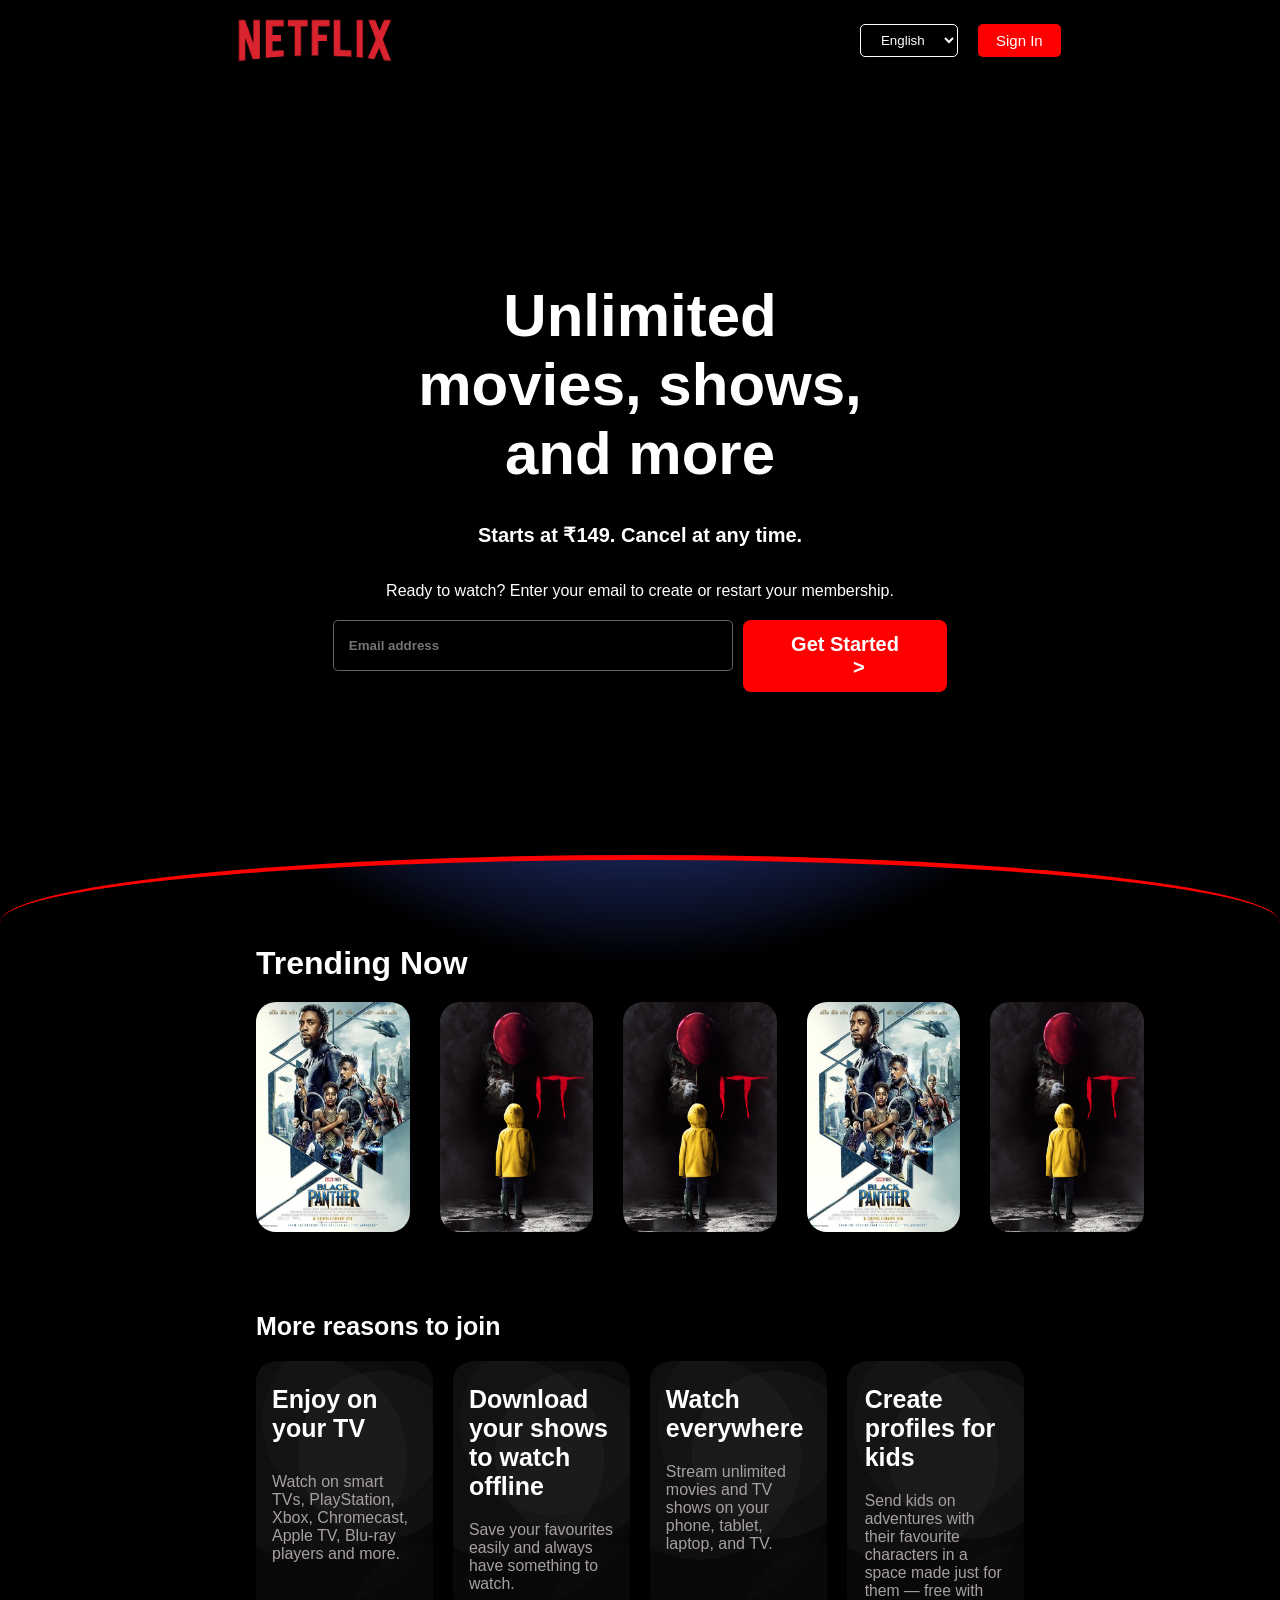
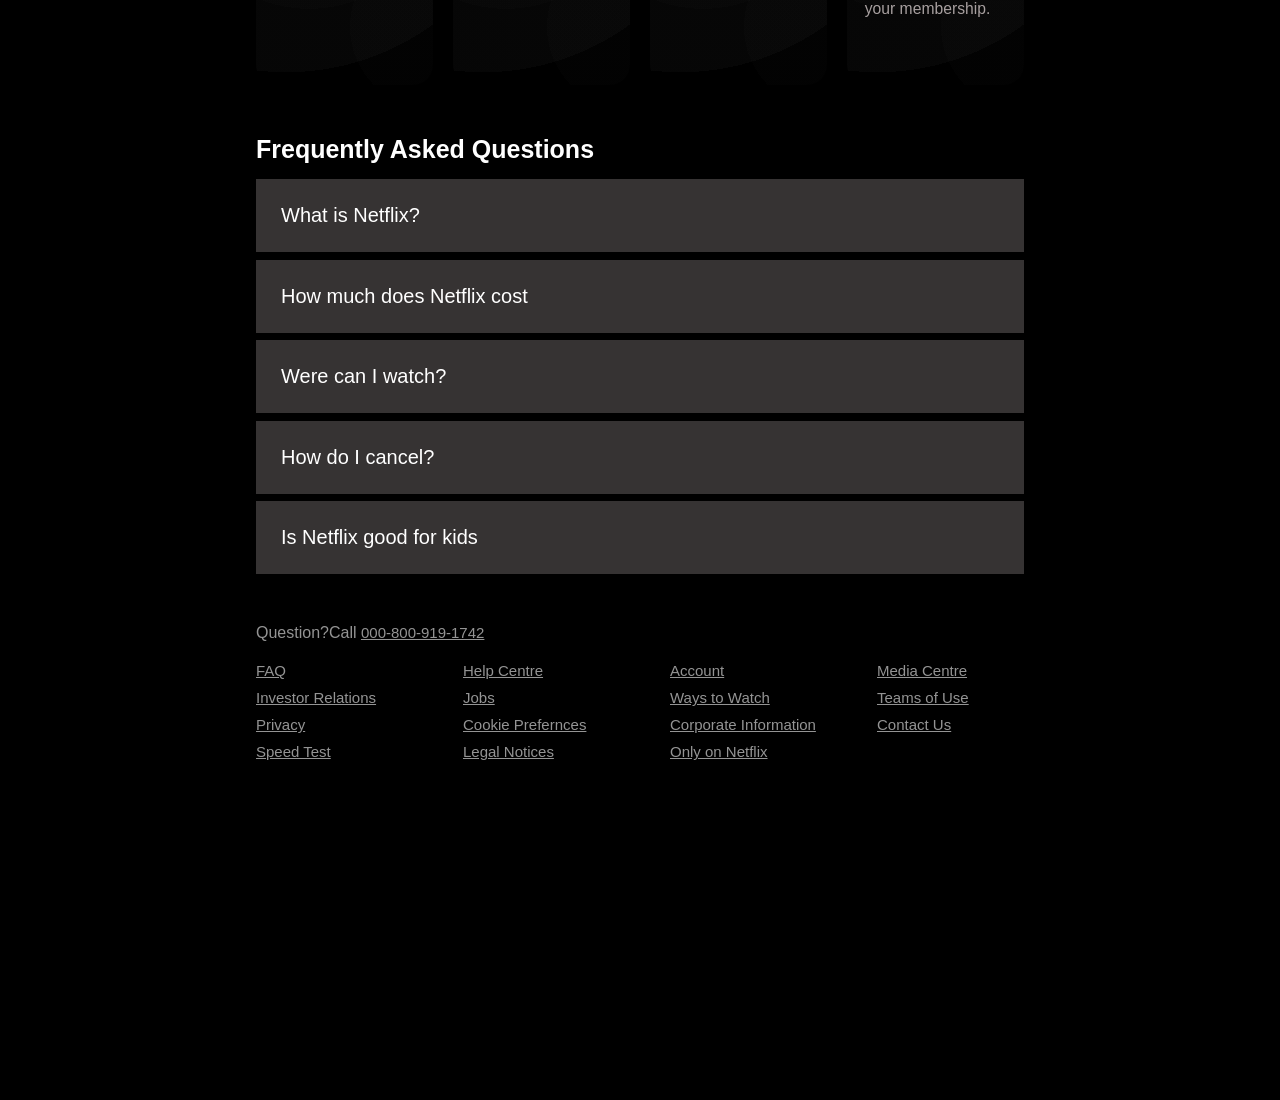
<file: 05 Netflix Clone/index.html>
<!DOCTYPE html>

<html lang="en">
<head>
    <meta charset="UTF-8">
    <meta name="viewport" content="width=device-width, initial-scale=1.0">
    <title>Netflix Clone</title>
    <link rel="stylesheet" href="styles.css">
</head>
<body>
    
    <div id="nav-Container">

        <div class="items">
            
            <img src="Netflix_Logo.png" alt="netflixlogo" class="nav-Logo">


            <div class="nav-Buttons">
            <select class="language">
                <option value="English" style="color:black;">English</option>
                <option value="Hindi" style="color:black;">Hindi</option>
            </select>
 
           
            

            <a href="#Sign_In" class="button">
                <button class="button">Sign In</button>
            </a>
            </div>

        </div>

        <div id="heading">
            <div class="heading">
            <h1>Unlimited movies, shows, and more</h1>
            <h4>Starts at ₹149. Cancel at any time.</h4>
            <P>Ready to watch? Enter your email to create or restart your membership.</P>
            </div>

            <div class="row-Btn">
            <form>
            <input type="text" id="fname" class="fname" name="fname" placeholder="Email address">
            </form>

            
            <a href="#">Get Started &nbsp;&nbsp;&nbsp;&nbsp;&nbsp;></a>
            </div>

        </div>

    


    </div>

    
    <div class="curve-Border"></div>


    <div class="tranding">
        <h1>Trending Now</h1>
    </div>

    <div class="main-Container">
        
        <img href="#" src="BP.jfif" alt="it image" class="img2">
       
         <img src="it_image.jpg" alt="it image" class="img1">
         
        
         <img src="it_image.jpg" alt="it image" class="img3">
         
         
         <img src="BP.jfif" alt="it image" class="img4">
        
        
         <img src="it_image.jpg" alt="it image" class="img5">
        
           
    </div>

    <div class="Join">
        <h1>More reasons to join</h1>
    </div>
        <div id="box">
            <div class="box1">
                <h3>Enjoy on your TV</h3>
                <p>Watch on smart TVs, PlayStation, Xbox, Chromecast, Apple TV, Blu-ray players and more.</p>
            </div>
            <div class="box2">
                <h3>Download your shows to watch offline</h3>
                <p>Save your favourites easily and always have something to watch.</p>
            </div>
            <div class="box3">
                <h3>Watch everywhere</h3>
                <p>Stream unlimited movies and TV shows on your phone, tablet, laptop, and TV.</p>
            </div>
            <div class="box4">
                <h3>Create profiles for kids</h3>
                <p>Send kids on adventures with their favourite characters in a space made just for them — free with your membership.</p>
            </div>
        </div>
    
        <div id="FAQ">
            <h1>Frequently Asked Questions</h1>
        </div>

        <div class="borders">
            <p>What is Netflix?</p>
            <p>How much does Netflix cost</p>
            <p>Were can I watch?</p>
            <p>How do I cancel?</p>
            <p>Is Netflix good for kids</p>
        </div>

        <div id="Que">
            <p>Question?Call <a href="">000-800-919-1742</a></p>
        </div>

        <div id="Call">
            <a href="#">FAQ</a>
            <a href="#">Help Centre</a>
            <a href="#">Account</a>
            <a href="#">Media Centre</a>
            <a href="#">Investor Relations</a>
            <a href="#">Jobs</a>
            <a href="#">Ways to Watch</a>
            <a href="#">Teams of Use</a>
            <a href="#">Privacy</a>
            <a href="#">Cookie Prefernces</a>
            <a href="#">Corporate Information</a>
            <a href="#">Contact Us</a>
            <a href="#">Speed Test</a>
            <a href="#">Legal Notices</a>
            <a href="#">Only on Netflix</a>
        </div>




</body>
</html>
</file>
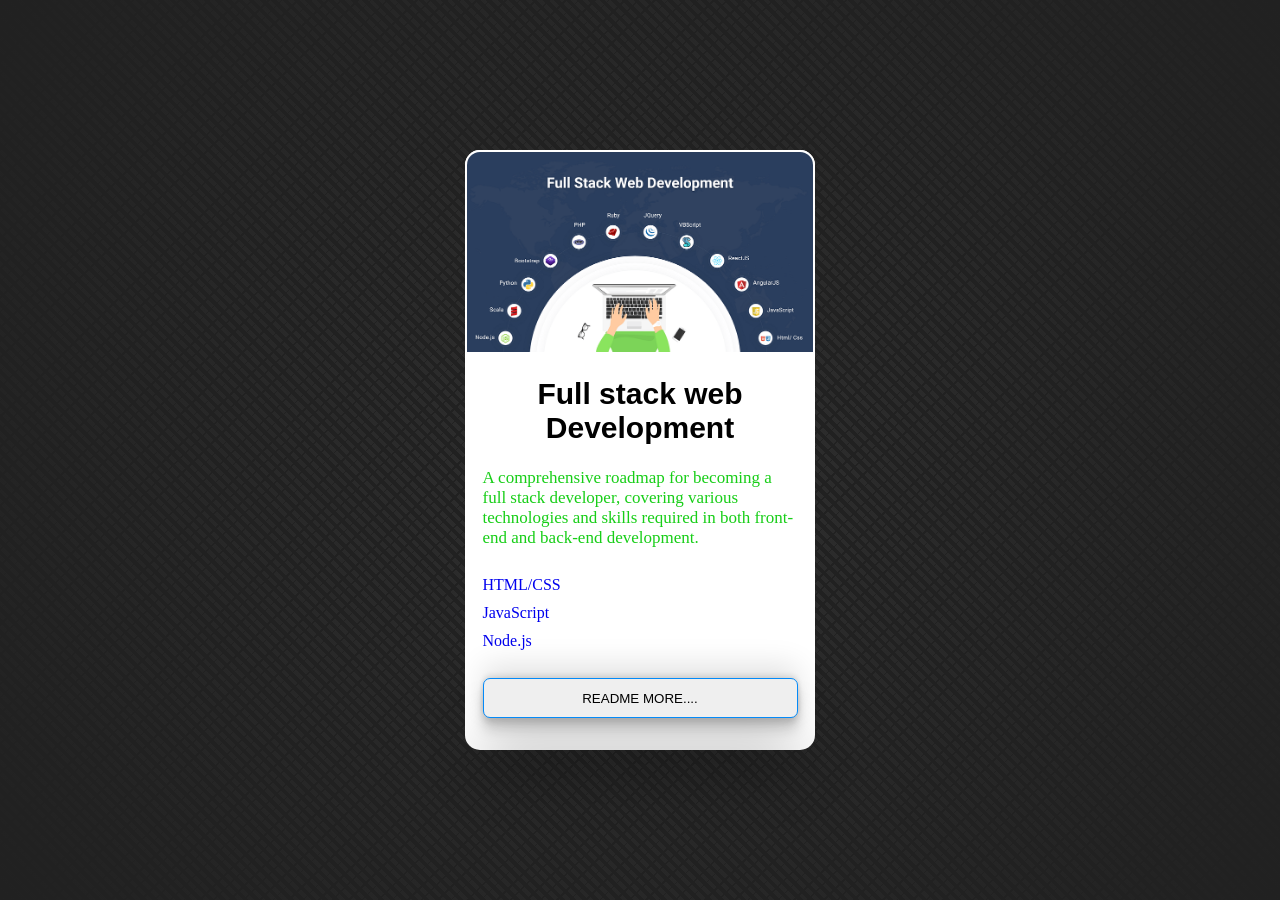
<file: 02. Card Website/1_CARD/index.html>
<!DOCTYPE html>
<html lang="en">
<head>
    <meta charset="UTF-8">
    <meta name="viewport" content="width=device-width, initial-scale=1.0">
    <title>Card Website</title>
    <link rel="stylesheet" href="styles.css"> 
</head>
<body>

    <div id="container">
        <div class="containerBox">
            <img src="web_image.png" alt="web development image">

            <h2>Full stack web Development</h2>

            <p>A comprehensive roadmap for becoming a full stack developer, covering various technologies and skills required in both front-end and back-end development.</p>

            <ul>
                <li><a href="#">HTML/CSS</a></li>
                <li><a href="#">JavaScript</a></li>
                <li><a href="#">Node.js</a></li>
            </ul>

            <button>README MORE....</button>
        </div>
    </div>
</body>
</html>
</file>
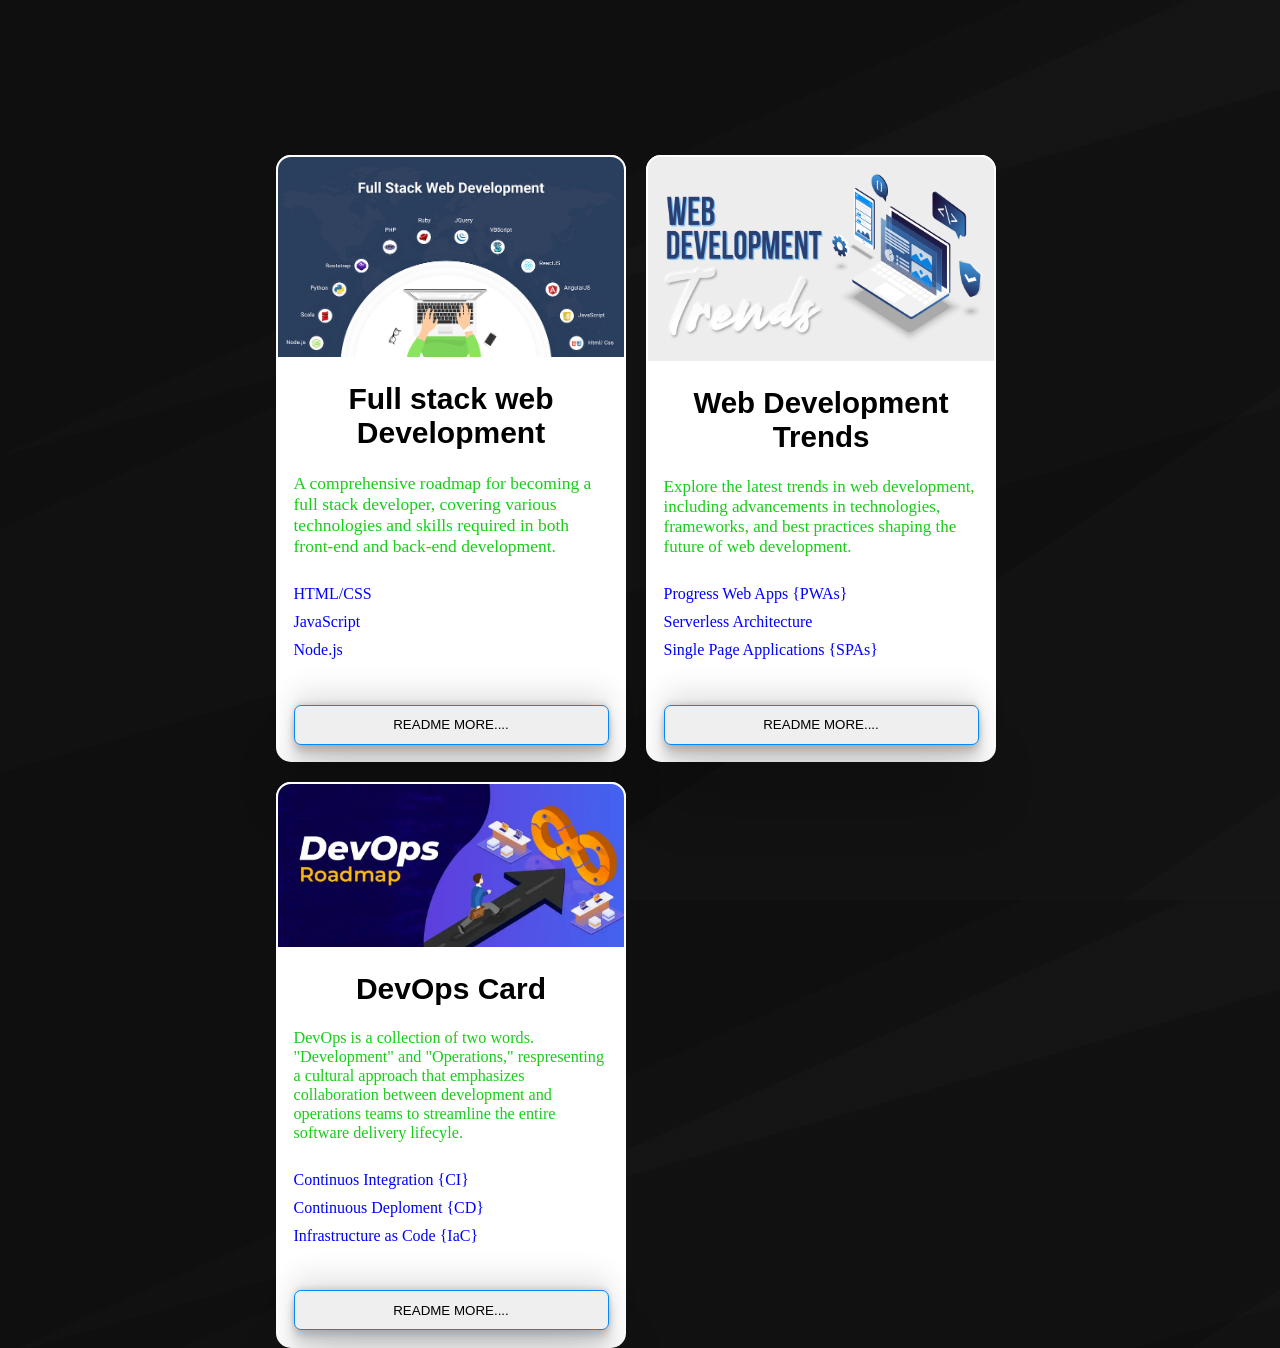
<file: 02. Card Website/2_CARD/index.html>
<!DOCTYPE html>
<html lang="en">

<head>
    <meta charset="UTF-8">
    <meta name="viewport" content="width=device-width, initial-scale=1.0">
    <title>3 Card Website</title>
    <link rel="stylesheet" href="styles.css">
</head>
<body>

    <div id="container">
        <div class="item1">
            <img src="web_image.png" alt="web development image">

            <h2>Full stack web Development</h2>

            <p>A comprehensive roadmap for becoming a full stack developer, covering various technologies and skills
                required in both front-end and back-end development.</p>

            <ul>
                <li><a href="#">HTML/CSS</a></li>
                <li><a href="#">JavaScript</a></li>
                <li><a href="#">Node.js</a></li>
            </ul>

            <a href="https://roadmap.sh/full-stack">
            <button>README MORE....</button>
            </a>

        </div>
        <div class="item2">
            <img src="Development-Trends.png" alt="web development trends image">

            <h2>Web Development Trends</h2>

            <p>Explore the latest trends in web development, including advancements in technologies, frameworks, and
                best practices shaping the future of web development.</p>

            <ul>
                <li><a href="#">Progress Web Apps {PWAs}</a></li>
                <li><a href="#">Serverless Architecture</a></li>
                <li><a href="#">Single Page Applications {SPAs}</a></li>
            </ul>

            <a href="https://www.geeksforgeeks.org/blogs/top-web-development-trends/">
            <button>README MORE....</button>
            </a>
        </div>
        <div class="item3">
            <img src="DevOps-Roadmap.webp" alt="DevOps image">

            <h2>DevOps Card</h2>

            <p>DevOps is a collection of two words. "Development" and "Operations," respresenting a cultural approach that emphasizes collaboration between development and operations teams to streamline the entire software delivery lifecyle.</p>

            <ul>
                <li><a href="#">Continuos Integration {CI}</a></li>
                <li><a href="#">Continuous Deploment {CD}</a></li>
                <li><a href="#">Infrastructure as Code {IaC}</a></li>
            </ul>

            <a href="https://roadmap.sh/devops">
            <button>README MORE....</button>
            </a>
        </div>



    </div>





    </div>



</body>

</html>
</file>
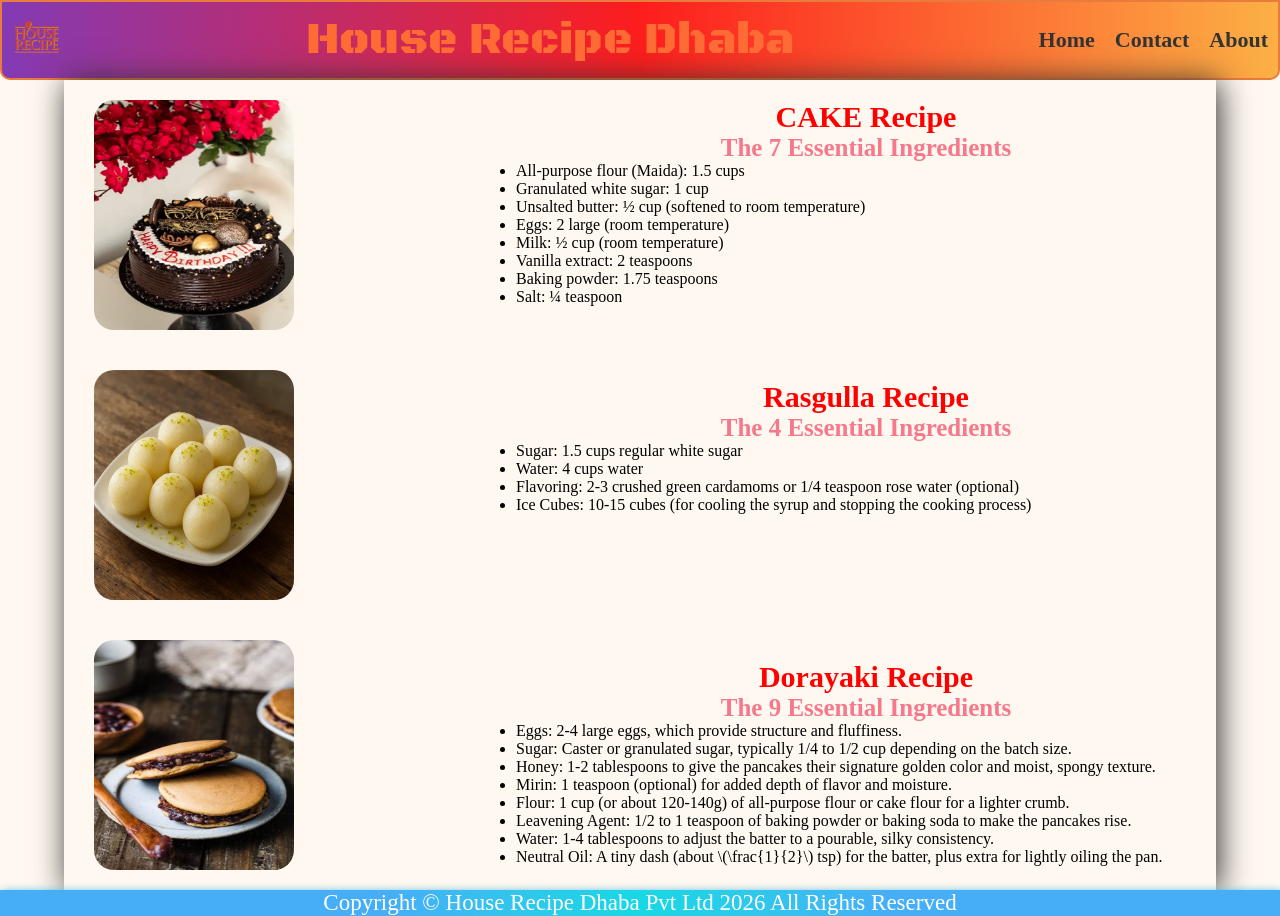
<file: 01. Recipe Website/racipes.html>
<!DOCTYPE html>
<html lang="en">

<head>
    <meta charset="UTF-8">
    <meta name="viewport" content="width=device-width, initial-scale=1.0">
    <title>Recipe Website</title>
    <link rel="preconnect" href="https://fonts.googleapis.com">
    <link rel="preconnect" href="https://fonts.gstatic.com" crossorigin>
    <link href="https://fonts.googleapis.com/css2?family=Black+Ops+One&display=swap" rel="stylesheet">
    <link rel="stylesheet" href="styles.css">
</head>

<body>


    <div class="Container">
        <header>
            <div class="navContainer">
                <nav>
                    <ul class="navList">
                        <li>
                            <img class="logoImage" src="house-recipe-logo-png-transparent.png" alt="recipe logo">
                        </li>

                        <li>
                            <p id="navName">House Recipe Dhaba</p>
                        </li>
                        <li id="navBar">
                            <a href="#">Home</a>
                            <a href="#">Contact</a>
                            <a href="#">About</a>
                        </li>
                    </ul>
                </nav>
            </div>
        </header>
    

        <main>
            <div class="contantBox">
                <section>
                    <div class="item">
                        <div class="leftBox">
                            <img id="image1" src="cake.webp" alt="cake image">
                        </div>
                        <div class="rightBox">
                            <div id="cakeRecipe">
                                <h1>CAKE Recipe</h1>
                                <div>
                                    <h3>The 7 Essential Ingredients</h3>
                                    <div>
                                        <ul>
                                            <li>All-purpose flour (Maida): 1.5 cups</li>
                                            <li>Granulated white sugar: 1 cup</li>
                                            <li>Unsalted butter: ½ cup (softened to room temperature)</li>
                                            <li>Eggs: 2 large (room temperature)</li>
                                            <li>Milk: ½ cup (room temperature)</li>
                                            <li>Vanilla extract: 2 teaspoons</li>
                                            <li>Baking powder: 1.75 teaspoons</li>
                                            <li>Salt: ¼ teaspoon</li>
                                        </ul>
                                    </div>
                                </div>
                            </div>
                        </div>
                    </div>
                </section>

                
                <section>
                    <div class="item">
                        <div class="leftBox">
                            <img id="image2" src="rasgulla.webp" alt="rasgulla image">
                        </div>
                        <div class="rightBox">
                            <div id="rasgullaRecipe">
                                <h1>Rasgulla Recipe</h1>
                                <div>
                                    <h3>The 4 Essential Ingredients</h3>
                                    <div>
                                        <ul>
                                            <li>Sugar: 1.5 cups regular white sugar</li>
                                            <li>Water: 4 cups water</li>
                                            <li>Flavoring: 2-3 crushed green cardamoms or 1/4 teaspoon rose water (optional)</li>
                                            <li>Ice Cubes: 10-15 cubes (for cooling the syrup and stopping the cooking process)</li>
                                        </ul>
                                    </div>
                                </div>
                            </div>
                        </div>
                    </div>
                </section>

                <section>
                    <div class="item">
                        <div  class="leftBox">
                            <img id="image3" src="dorayaki.jfif" alt="doracake image">
                        </div>
                        <div class="rightBox">
                           <div id="dorayakiRecipe">
                                <h1>Dorayaki Recipe</h1>
                                <div>
                                    <h3>The 9 Essential Ingredients</h3>
                                    <div>
                                        <ul>
                                            <li>Eggs: 2-4 large eggs, which provide structure and fluffiness.</li>
                                            <li>Sugar: Caster or granulated sugar, typically 1/4 to 1/2 cup depending on the batch size.</li>
                                            <li>Honey: 1-2 tablespoons to give the pancakes their signature golden color and moist, spongy texture.</li>
                                            <li>Mirin: 1 teaspoon (optional) for added depth of flavor and moisture.</li>
                                            <li>Flour: 1 cup (or about 120-140g) of all-purpose flour or cake flour for a lighter crumb.</li>
                                            <li>Leavening Agent: 1/2 to 1 teaspoon of baking powder or baking soda to make the pancakes rise.</li>
                                            <li>Water: 1-4 tablespoons to adjust the batter to a pourable, silky consistency.</li>
                                            <li>Neutral Oil: A tiny dash (about \(\frac{1}{2}\) tsp) for the batter, plus extra for lightly oiling the pan.</li>
                                        </ul>
                                    </div>
                                </div>
                            </div>
                        </div>
                    </div>
                </section>
            </div>
                    
        </main>

        <footer class="footerBox">
            <div class="footerCopyright">
                <P>Copyright &copy; House Recipe Dhaba Pvt Ltd 2026 All Rights Reserved</P>
            </div>   
        </footer>
    </div>



</body>

</html>
</file>
<file: 05 Netflix Clone/styles.css>
@import url('https://fonts.googleapis.com/css2?family=Barlow+Condensed:ital,wght@0,100;0,200;0,300;0,400;0,500;0,600;0,700;0,800;0,900;1,100;1,200;1,300;1,400;1,500;1,600;1,700;1,800;1,900&family=Bebas+Neue&family=Josefin+Sans:ital,wght@0,100..700;1,100..700&display=swap');


* {
    margin: 0px;
    padding: 0px;

    box-sizing: border-box;

    font-family:'Segoe UI', Tahoma, Geneva, Verdana, sans-serif ;
   
}

:root {
    --bebasNeue: "Bebas Neue", sans-serif;
    --josefinSans:  "Josefin Sans", sans-serif;
    --barlow: "Barlow Condensed", sans-serif;
}

body {
    
 
    /* box-shadow:
        inset 0px 200px 10000px 0 rgba(0, 0, 0, 0.75),
        inset 0 -200px 10000px 0 rgba(0, 0, 0, 0.75),
        inset 200px 0px 10000px 0 rgba(0, 0, 0, 0.75),
        inset -200px 0px 10000px 0 rgba(0, 0, 0, 0.75)
    ; */
    
    /* background-image: url(https://assets.nflxext.com/ffe/siteui/vlv3/2f42605e-e786-4a06-8612-ebc67c55ba6c/web/IN-en-20260629-TRIFECTA-perspective_76b17e8c-cff9-4c65-9938-08ca5029be6b_large.jpg);

    background-repeat: no-repeat; */

    

   /* background-image: radial-gradient(circle, #000000, #d31919); */
   
   
    

    
    
    width: 100%;
    height: 300vh;
    background-color: rgb(0, 0, 0);
}

#nav-Container {



   
    /* box-shadow:
        inset 0px 200px 10000px 0 rgba(0, 0, 0, 0.75),
        inset 0 -200px 10000px 0 rgba(0, 0, 0, 0.75),
        inset 200px 0px 10000px 0 rgba(0, 0, 0, 0.75),
        inset -200px 0px 10000px 0 rgba(0, 0, 0, 0.75)
    ; */

    
    width: 100%;
    height: 35%;

    background-image: linear-gradient(rgba(0, 0, 0, 0.7), rgba(0, 0, 0, 0.7)), url(https://assets.nflxext.com/ffe/siteui/vlv3/2f42605e-e786-4a06-8612-ebc67c55ba6c/web/IN-en-20260629-TRIFECTA-perspective_76b17e8c-cff9-4c65-9938-08ca5029be6b_large.jpg);

    background-repeat: no-repeat;
    

    
}

.items {
    
   width: 100%;
   
   

    background: linear-gradient( rgba(0, 0, 0, 0.7) 30%, rgba(0, 0, 0, 0.7) 30%,);

    background: linear-gradient(180deg, rgba(0, 0, 0, 0.8000) 0.000%, rgba(0, 0, 0, 0.7889) 8.333%, rgba(0, 0, 0, 0.7556) 16.67%, rgba(0, 0, 0, 0.7000) 25.00%, rgba(0, 0, 0, 0.6222) 33.33%, rgba(0, 0, 0, 0.5222) 41.67%, rgba(0, 0, 0, 0.4000) 50.00%, rgba(0, 0, 0, 0.2778) 58.33%, rgba(0, 0, 0, 0.1778) 66.67%, rgba(0, 0, 0, 0.1000) 75.00%, rgba(0, 0, 0, 0.04444) 83.33%, rgba(0, 0, 0, 0.01111) 91.67%, rgba(0, 0, 0, 0.000) 100.0%);
  
    
    
    /* z-index: 3; */
    display: flex;
    justify-content: space-around;
    align-items: center;
    gap: 10px;
    /* padding: 0 20.5rem; */
    /* padding: 0px 100px; */
    
    
}

.nav-Logo {
    

    width: 12em;
    

}

.nav-Buttons {
   
    
    display: flex;
    gap: 20px;

}

.button {
    
    border-radius: 5px;
    background-color: red;
    font-size: 15px;
    padding: 4px 9px;
    border: none;
    color: white;
    font-weight: 500;
   

}

.language {
    border: 1px double rgb(255, 255, 255);
    background-color: white;
    border-radius: 5px;
    font-weight: 500;
    padding: 4px 16px;
    color: rgb(255, 255, 255);
    background: transparent;
}

.curve-Border {
    
    height: 15%;
    position: absolute;
    width: 100%;
   
    top: 95%;
    border-top-left-radius: 100% ; 
    border-top-right-radius: 100%;
    border-top: 5px solid red;
    border-bottom: none;
    
    /* background: linear-gradient(180deg,rgb(9, 23, 223) 0%, rgb(20, 77, 201) 15%, rgba(0, 0, 0, 1) 50%, rgba(0, 0, 0, 1) 100%); */
    background: radial-gradient(50% 500% at 50% -420%, rgba(64, 97, 231, 0.4) 80%, rgba(0, 0, 0, 0.1) 100%), black;
    
    
}



#heading {
    width: 80%;
    height: 55%;
    margin: auto;
    
    
}

.heading {
   
    width: 50%;
    height: 100%;
    margin: auto;
    
    display: flex;
    flex-direction: column;
    justify-content:flex-end;
    align-items: center;
    text-align: center;
   
    gap: 35px;

}

#heading h1 {
    color: white;
    font-size: 3.75rem;
    padding: 0 30px;
}

#heading h4 {
    color: white;
    font-size: 1.25rem;
}

#heading p {
    color: white;
    font-size: 1rem;
}

#fname {
    
    background-color: rgba(0, 0, 0, 0.5) ;
    border: 1px solid rgb(102, 98, 98);
    width: 25rem;
    padding: 17px 15px;
    border-radius: 0.3rem;
    
}

.fname {
    
    
    color: white;
    font-weight: bold;
}

.row-Btn {
    width: 60%;
    
    display: flex;
    justify-content: center;
    gap: 10px;
    flex-direction: row;
    

    margin: 20px auto;
   

}

#heading .row-Btn a {
    padding: 13px 30px 13px 30px;
    border: none;
    text-align: center;
    text-decoration: none;
    background-color: red;
    align-items: center;
    justify-content: center;
    text-align: center;
    color: white;
    font-weight: bold;
    font-size: 20px;

    border-radius: 0.5rem;
}

.tranding {
    
    width: 100%;
    position: relative;
    
  
}

.tranding h1 {
   
    display: flex;
    
    
    width: 60%;
    margin: auto;
    color: white;
    
}

.main-Container {

    position: relative;
   
    margin: 20px auto;
    width: 60%;
    display: flex;
    gap: 30px;
}

img {
    width: 20%;
    border-radius: 20px;

}

img:hover {
    transform: scale(1.07);
    transition: all 0.25s linear 0s;
}


/* 
.main-Container .overlay {
    position: absolute;
    opacity: 0;
    top: 0%;
    left: 0%;
    width: 20%;
    height: 100%;
    border-radius: 20px;
    
    background-color: rgb(77, 72, 72);

    display: flex;
    justify-content: center;
    align-items: center;
    
}


.overlay:hover {
    transform: scale(1.07);
    transition: all 0.25s linear 0s;
    opacity: 0.5;
} */

.Join {
   
    width: 60%;
    margin: 80px auto 20px auto;
    font-size: 12.5px;
    
    
}

.Join h1 {
    color: white;
    

}

#box {
    color:white;
    
    display: flex;

    
    width: 60%;
    height: 12%;
    margin: 20px auto;
    gap: 20px;


    
   
    /* width: 100%; */
    

    
}


.box1 {
    
    display: flex;
    flex-direction: column;
    gap: 30px;
    border-radius: 20px;
    width: 25%;
    padding: 24px 16px 150px 16px;
    background-image: radial-gradient(circle at 71% 29%, rgba(250, 250, 250,0.03) 0%, rgba(250, 250, 250,0.03) 32%,transparent 32%, transparent 100%),radial-gradient(circle at 100% 82%, rgba(82, 82, 82,0.03) 0%, rgba(82, 82, 82,0.03) 26%,transparent 26%, transparent 100%),radial-gradient(circle at 30% 35%, rgba(78, 78, 78,0.03) 0%, rgba(78, 78, 78,0.03) 55%,transparent 55%, transparent 100%),radial-gradient(circle at 71% 54%, rgba(52, 52, 52,0.03) 0%, rgba(52, 52, 52,0.03) 13%,transparent 13%, transparent 100%),radial-gradient(circle at 17% 19%, rgba(202, 202, 202,0.03) 0%, rgba(202, 202, 202,0.03) 83%,transparent 83%, transparent 100%),radial-gradient(circle at 28% 30%, rgba(219, 219, 219,0.03) 0%, rgba(219, 219, 219,0.03) 39%,transparent 39%, transparent 100%),radial-gradient(circle at 56% 19%, rgba(155, 155, 155,0.03) 0%, rgba(155, 155, 155,0.03) 33%,transparent 33%, transparent 100%),linear-gradient(90deg, rgb(0,0,0),rgb(0,0,0));
}

.box1 h3 {
    font-weight: bold;
    font-size: 25px;

    
}

.box1 p {
    font-size: 16px;
    color: rgb(168, 160, 160);
    font-weight: 500;
}

.box2 {
    display: flex;
    flex-direction: column;
    gap: 20px;
    border-radius: 20px;
    width: 25%;
    padding: 24px 16px 150px 16px;
    background-image: radial-gradient(circle at 71% 29%, rgba(250, 250, 250,0.03) 0%, rgba(250, 250, 250,0.03) 32%,transparent 32%, transparent 100%),radial-gradient(circle at 100% 82%, rgba(82, 82, 82,0.03) 0%, rgba(82, 82, 82,0.03) 26%,transparent 26%, transparent 100%),radial-gradient(circle at 30% 35%, rgba(78, 78, 78,0.03) 0%, rgba(78, 78, 78,0.03) 55%,transparent 55%, transparent 100%),radial-gradient(circle at 71% 54%, rgba(52, 52, 52,0.03) 0%, rgba(52, 52, 52,0.03) 13%,transparent 13%, transparent 100%),radial-gradient(circle at 17% 19%, rgba(202, 202, 202,0.03) 0%, rgba(202, 202, 202,0.03) 83%,transparent 83%, transparent 100%),radial-gradient(circle at 28% 30%, rgba(219, 219, 219,0.03) 0%, rgba(219, 219, 219,0.03) 39%,transparent 39%, transparent 100%),radial-gradient(circle at 56% 19%, rgba(155, 155, 155,0.03) 0%, rgba(155, 155, 155,0.03) 33%,transparent 33%, transparent 100%),linear-gradient(90deg, rgb(0,0,0),rgb(0,0,0));
}

.box2 h3 {
    font-weight: bold;
    font-size: 25px;
    
}

.box2 p {
    font-size: 15.8px;
    color: rgb(168, 160, 160);
    font-weight: 500;
}

.box3 {
    display: flex;
    flex-direction: column;
    gap: 20px;
    border-radius: 20px;
    width: 25%;
    padding: 24px 16px 150px 16px;
    /* background: linear-gradient(139deg,rgba(76, 76, 156, 1) 0%, rgba(76, 76, 156, 1) 62%, rgba(138, 65, 65, 1) 94%, rgba(158, 40, 40, 1) 100%); */

    /* background-image: radial-gradient(circle at top right, rgb(78, 78, 78) 0%, rgb(78, 78, 78) 1%,rgb(72, 72, 72) 1%, rgb(72, 72, 72) 10%,rgb(65, 65, 65) 10%, rgb(65, 65, 65) 22%,rgb(59, 59, 59) 22%, rgb(59, 59, 59) 23%,rgb(53, 53, 53) 23%, rgb(53, 53, 53) 28%,rgb(46, 46, 46) 28%, rgb(46, 46, 46) 37%,rgb(40, 40, 40) 37%, rgb(40, 40, 40) 100%); */

    background-image: radial-gradient(circle at 71% 29%, rgba(250, 250, 250,0.03) 0%, rgba(250, 250, 250,0.03) 32%,transparent 32%, transparent 100%),radial-gradient(circle at 100% 82%, rgba(82, 82, 82,0.03) 0%, rgba(82, 82, 82,0.03) 26%,transparent 26%, transparent 100%),radial-gradient(circle at 30% 35%, rgba(78, 78, 78,0.03) 0%, rgba(78, 78, 78,0.03) 55%,transparent 55%, transparent 100%),radial-gradient(circle at 71% 54%, rgba(52, 52, 52,0.03) 0%, rgba(52, 52, 52,0.03) 13%,transparent 13%, transparent 100%),radial-gradient(circle at 17% 19%, rgba(202, 202, 202,0.03) 0%, rgba(202, 202, 202,0.03) 83%,transparent 83%, transparent 100%),radial-gradient(circle at 28% 30%, rgba(219, 219, 219,0.03) 0%, rgba(219, 219, 219,0.03) 39%,transparent 39%, transparent 100%),radial-gradient(circle at 56% 19%, rgba(155, 155, 155,0.03) 0%, rgba(155, 155, 155,0.03) 33%,transparent 33%, transparent 100%),linear-gradient(90deg, rgb(0,0,0),rgb(0,0,0));
}

.box3 h3 {
    font-weight: bold;
    font-size: 25px;
    
}

.box3 p {
    font-size: 16px;
    color: rgb(168, 160, 160);
    font-weight: 500;
}

.box4 {
    display: flex;
    flex-direction: column;
    gap: 20px;
    border-radius: 20px;
    width: 25%;
    padding: 24px 18px 150px 18px;
    background-image: radial-gradient(circle at 71% 29%, rgba(250, 250, 250,0.03) 0%, rgba(250, 250, 250,0.03) 32%,transparent 32%, transparent 100%),radial-gradient(circle at 100% 82%, rgba(82, 82, 82,0.03) 0%, rgba(82, 82, 82,0.03) 26%,transparent 26%, transparent 100%),radial-gradient(circle at 30% 35%, rgba(78, 78, 78,0.03) 0%, rgba(78, 78, 78,0.03) 55%,transparent 55%, transparent 100%),radial-gradient(circle at 71% 54%, rgba(52, 52, 52,0.03) 0%, rgba(52, 52, 52,0.03) 13%,transparent 13%, transparent 100%),radial-gradient(circle at 17% 19%, rgba(202, 202, 202,0.03) 0%, rgba(202, 202, 202,0.03) 83%,transparent 83%, transparent 100%),radial-gradient(circle at 28% 30%, rgba(219, 219, 219,0.03) 0%, rgba(219, 219, 219,0.03) 39%,transparent 39%, transparent 100%),radial-gradient(circle at 56% 19%, rgba(155, 155, 155,0.03) 0%, rgba(155, 155, 155,0.03) 33%,transparent 33%, transparent 100%),linear-gradient(90deg, rgb(0,0,0),rgb(0,0,0));
}

.box4 h3 {
    font-weight: bold;
    font-size: 25px;
    
}

.box4 p {
    font-size: 15.7px;
    color: rgb(168, 160, 160);
    font-weight: 500;
}

#FAQ {
    
    width: 60%;
    margin: 50px auto 15px auto;
    
    color: white;
    font-size: 12.5px;

}


.borders p {
    width: 60%;
    margin: 7.5px auto 0px auto;
    padding: 25px;
    color: white;

    font-size: 20px;
    font-weight: 500;

    background-color: rgb(54, 51, 51);
}

#Call {

    width: 60%;
    margin: 20px auto 0px auto;
    row-gap: 10px;
    column-gap: 60px;
    display: grid;
    grid-template-columns: repeat(4, 1fr);
}

a{
    font-size: 15px;
    color: rgb(148, 148, 148);
}

#Que {
    margin: 50px auto 0px auto;
    width: 60%;
    color: rgb(148, 148, 148);
}
</file>
<file: 02. Card Website/1_CARD/styles.css>
* {
        margin: 0%;
        padding: 0%;
        box-sizing: border-box;
    }

    #container {
        width: 100vw;
        height: 100vh;
        background-image: radial-gradient(circle at center center, transparent,rgb(33,33,33)),repeating-linear-gradient(135deg, rgb(33,33,33) 0px, rgb(33,33,33) 2px,transparent 2px, transparent 10px,rgb(33,33,33) 10px, rgb(33,33,33) 11px,transparent 11px, transparent 21px),repeating-linear-gradient(45deg, rgb(47,47,47) 0px, rgb(47,47,47) 4px,transparent 4px, transparent 8px),linear-gradient(90deg, rgb(33,33,33),rgb(33,33,33));

        display: flex;
        justify-content: center;
        align-items: center;
       

    }

    .containerBox{
        width: 350px;
        height: 600px;
        background-color: white;
        
        border-radius: 15px;

        display: flex;
        flex-direction: column;
        gap: 23px;
        
    }

    .containerBox img {
        width: 100%;
        border-radius: 15px 15px 0px 0px ;
        border: 2px solid white;
    }

    h2 {
    
        text-align: center;
        
        font-family:Arial, Helvetica, sans-serif;
        font-size: 30px;
        font-weight:bolder;
        
    }

    .containerBox p {
        
        width: 90%;
       
        margin: 0px 17.5px 0px 17.5px;
        
        font-size: 17px;
        color: rgb(23, 206, 23);
        
    }

    ul  {
        
        
        line-height: 1.75;

        list-style-type: none;

        width: 90%;
        margin-left: 17.5px;
        margin-right: 17.5px;;
        
    }

    a{
        text-decoration: none;
    }

    button {
        
        width: 90%;
        height: 40px;

        margin-left: 17.5px;
        margin-right: 17.5px;
        
        
        
        border-radius: 7px;
        border: 1px solid rgb(4, 138, 248);

        box-shadow: rgba(0, 0, 0, 0.25) 0px 54px 55px, rgba(0, 0, 0, 0.12) 0px -12px 30px, rgba(0, 0, 0, 0.12) 0px 4px 6px, rgba(0, 0, 0, 0.17) 0px 12px 13px, rgba(0, 0, 0, 0.09) 0px -3px 5px;

    }

    button:hover {
        background-color: rgb(4, 138, 248);
        color: white;

        transition-duration: 0.5s;
    }
</file>
<file: 02. Card Website/2_CARD/styles.css>
* {
        margin: 0%;
        padding: 0%;
        box-sizing: border-box;
    }


    body {
        width: 100%;
        height: 100vh;


        background-image: linear-gradient(326deg, rgba(236, 236, 236, 0.04) 0%, rgba(236, 236, 236, 0.04) 6%, rgba(157, 157, 157, 0.04) 6%, rgba(157, 157, 157, 0.04) 29%, rgba(77, 77, 77, 0.04) 29%, rgba(77, 77, 77, 0.04) 100%), linear-gradient(164deg, rgba(236, 236, 236, 0.04) 0%, rgba(236, 236, 236, 0.04) 36%, rgba(157, 157, 157, 0.04) 36%, rgba(157, 157, 157, 0.04) 61%, rgba(77, 77, 77, 0.04) 61%, rgba(77, 77, 77, 0.04) 100%), linear-gradient(336deg, rgba(236, 236, 236, 0.04) 0%, rgba(236, 236, 236, 0.04) 64%, rgba(157, 157, 157, 0.04) 64%, rgba(157, 157, 157, 0.04) 69%, rgba(77, 77, 77, 0.04) 69%, rgba(77, 77, 77, 0.04) 100%), linear-gradient(90deg, rgb(0, 0, 0), rgb(0, 0, 0));

        display: flex;
        justify-content: center;
        align-items: center;

    }

    #container {


        width: 60%;
        height: 70%;
      

        display: grid;
        padding: 20px;

        gap: 20px;
        /* grid-template-columns: 1fr 1fr 1fr; */
        grid-template-columns: repeat(auto-fit, minmax(310px, 350px));

    }


    .item1 {

        width: 100%;
        background-color: rgb(255, 255, 255);

        display: flex;
        flex-direction: column;
        gap: 23px;

        border-radius: 15px;
    }

    .item2 {
        width: 100%;
        background-color: rgb(255, 255, 255);

        display: flex;
        flex-direction: column;
        gap: 23px;

        border-radius: 15px;

    }

    .item3 {

        width: 100%;
        background-color: rgb(255, 255, 255);

        display: flex;
        flex-direction: column;
        gap: 23px;

        border-radius: 15px;
    }



    .item1 img {
        width: 100%;
        border-radius: 15px 15px 0px 0px;
        border: 2px solid rgb(255, 255, 255);
    }

    .item2 img {
        width: 100%;
        height: 34.6%;
        border-radius: 15px 15px 0px 0px;
        border: 2px solid rgb(255, 255, 255);
    }

    .item3 img {
        width: 100%;
        height: 34.6%;
        border-radius: 15px 15px 0px 0px;
        border: 2px solid rgb(255, 255, 255);
    }

    .item1 h2 {

        text-align: center;

        font-family: Arial, Helvetica, sans-serif;
        font-size: 30px;
        font-weight: bolder;

    }

    .item2 h2 {

        text-align: center;

        font-family: Arial, Helvetica, sans-serif;
        font-size: 29.5px;
        font-weight: bolder;

    }

    .item3 h2 {

        text-align: center;

        font-family: Arial, Helvetica, sans-serif;
        font-size: 30px;
        font-weight: bolder;

    }

    .item1 p {

        width: 90%;

        margin: 0px 17.5px 0px 17.5px;

        font-size: 17.5px;
        color: rgb(23, 206, 23);

    }

    .item2 p {

        width: 90%;

        margin: 0px 17.5px 0px 17.5px;

        font-size: 17px;
        color: rgb(23, 206, 23);

    }

    .item3 p {

        width: 90%;

        margin: 0px 17.5px 0px 17.5px;

        font-size: 16.2px;
        color: rgb(23, 206, 23);

        

    }

    .item1 ul {


        line-height: 1.75;

        list-style-type: none;

        width: 90%;
        margin-left: 17.5px;
        margin-right: 17.5px;
        ;

    }

    .item2 ul {


        line-height: 1.75;

        list-style-type: none;

        width: 90%;
        margin-left: 17.5px;
        margin-right: 17.5px;
        ;

    }

    .item3 ul {


        line-height: 1.75;

        list-style-type: none;

        width: 90%;
        margin-left: 17.5px;
        margin-right: 17.5px;
        ;

    }


    .item1 a {
        text-decoration: none;
        color: blue;
    }

    .item2 a {
        text-decoration: none;
        color: blue;
    }
    
    .item3 a {
        text-decoration: none;
        color: blue;
    }

    .item1 button {

        width: 90%;
        height: 40px;

        /* margin-left: 17.5px;
        margin-right: 17.5px; */
        margin: 17.5px;


        border-radius: 7px;
        border: 1px solid rgb(4, 138, 248);

        box-shadow: rgba(0, 0, 0, 0.25) 0px 54px 55px, rgba(0, 0, 0, 0.12) 0px -12px 30px, rgba(0, 0, 0, 0.12) 0px 4px 6px, rgba(0, 0, 0, 0.17) 0px 12px 13px, rgba(0, 0, 0, 0.09) 0px -3px 5px;

    }

    .item2 button {

        width: 90%;
        height: 40px;

        /* margin-left: 17.5px;
        margin-right: 17.5px; */

        margin: 17.5px;


        border-radius: 7px;
        border: 1px solid rgb(4, 138, 248);

        box-shadow: rgba(0, 0, 0, 0.25) 0px 54px 55px, rgba(0, 0, 0, 0.12) 0px -12px 30px, rgba(0, 0, 0, 0.12) 0px 4px 6px, rgba(0, 0, 0, 0.17) 0px 12px 13px, rgba(0, 0, 0, 0.09) 0px -3px 5px;

    }

    .item3 button {

        width: 90%;
        height: 40px;

        /* margin-left: 17.5px;
        margin-right: 17.5px; */

        margin: 17.5px;


        border-radius: 7px;
        border: 1px solid rgb(4, 138, 248);

        box-shadow: rgba(0, 0, 0, 0.25) 0px 54px 55px, rgba(0, 0, 0, 0.12) 0px -12px 30px, rgba(0, 0, 0, 0.12) 0px 4px 6px, rgba(0, 0, 0, 0.17) 0px 12px 13px, rgba(0, 0, 0, 0.09) 0px -3px 5px;

    }

    .item1 button:hover {
        background-color: rgb(4, 138, 248);
        color: white;

        transition-duration: 0.5s;
    }

    .item2 button:hover {
        background-color: rgb(4, 138, 248);
        color: white;

        transition-duration: 0.5s;
    }

    .item3 button:hover {
        background-color: rgb(4, 138, 248);
        color: white;

        transition-duration: 0.5s;
    }
</file>
<file: 01. Recipe Website/styles.css>
* {
        margin: 0px;
        padding: 0px;
        box-sizing: border-box;
    }

    .Container {
        width: 100%;
        height: 100%;  
        background-color: #FFF8F0;
        


    }

    .logoImage {
        width: 50px;

    }

    .navContainer {
        background: linear-gradient(90deg,rgba(131, 58, 180, 1) 0%, rgba(253, 29, 29, 1) 50%, rgba(252, 176, 69, 1) 100%);

        border-radius: 0px 0px 10px 10px;
        border: 2px double rgb(233, 123, 60);
        
    }

    .navList {

        display: flex;
        justify-content: space-between;
        align-items: center;
        list-style: none;
        width: 100%;
        padding: 10px
    }

    #navName {
        font-size: 45px;
        font-family: "Black Ops One", system-ui;
        color: #FF6B35;
    }

    #navBar {
        display: flex;
        gap: 20px;
        font-size: 22px;
        font-weight: bold;
    }

    a {
        text-decoration: none;
        color: #333333;
    }

    .contantBox {
        
        width: 90%;

        /* margin-left: 10%;
        margin-right: 10%; */
        margin: auto;

        display: flex;
        flex-direction: column;
        gap: 40px;

        box-shadow: 3px 2px 30px rgb(48, 46, 46);

        
    }

      #cakeRecipe {
        width: 700px;
        height: 210px; 
       
       
    }

    #rasgullaRecipe { 
        width: 700px;
        height: 210px;
    }

    #dorayakiRecipe {  
        width: 700px;
        height: 210px;
    }  



    .item {
        display: flex;
         
        justify-content: space-between;
        align-items: center;

       
    }

    .leftBox {
        display: flex;
        flex-direction: column;
        gap: 25px;
        
        
    }

    .leftBox img{
        transition: all 0.15s linear 0s;
    }

    .leftBox img:hover {
        transform: scale(1.1);
    }

    #image1 {
        margin-left: 30px;
        margin-top: 20px;
        width: 200px;
        height: 230px;
        border-radius: 20px;
       
    }

    #image2 {
        margin-left: 30px;
        width: 200px;
        height: 230px;
        border-radius: 20px;
       
    }

   #image3 {
        margin-left: 30px;
        margin-bottom: 20px;
        width: 200px;
        height: 230px;
        border-radius: 20px;
       
    }

    .rightBox{
        
        display: flex;
        flex-direction: column;   
    }


    h1 {
        text-align: center;
        font-size: 30px;
        color: #ff0000;
    }

    h3 {
        text-align: center;
        font-size: 25px;
        color: #F5788B;
    }
   

    .footerCopyright {
        box-shadow: 2px 2px 10px rgb(44, 172, 223);
        width: 100%;
        text-align: center;
        background-image: radial-gradient(circle 248px at center, #16d9e3 0%, #30c7ec 47%, #46aef7 100%);
        color: white;
        font-size: 23px;
        
    }
</file>
